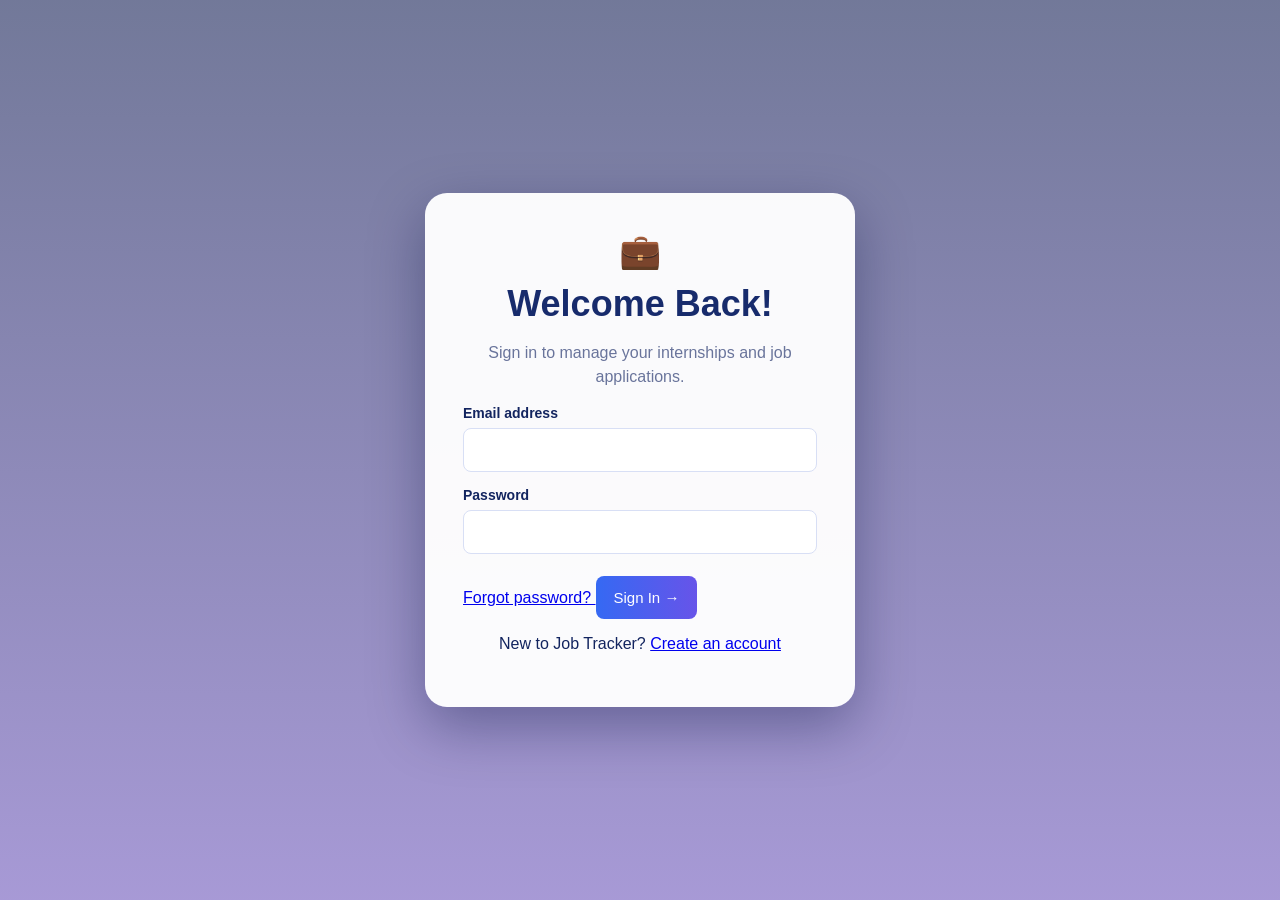
<file: index.html>
<!DOCTYPE html>
<html lang="en">
<head>
  <meta charset="UTF-8">
  <meta name="viewport" content="width=device-width, initial-scale=1.0">
  <title>Sign In | Job Tracker</title>
  <link rel="stylesheet" href="css/style.css">
</head>

<body class="login-page">
  <main class="login-card">
    <div class="login-icon">💼</div>

    <h1>Welcome Back!</h1>
    <p class="login-text">
      Sign in to manage your internships and job applications.
    </p>

    <form id="login-form">
      <label for="email">Email address</label>
      <input
        id="email"
        type="email"
        placeholder=""
        required
      >

      <label for="password">Password</label>
      <input
        id="password"
        type="password"
        placeholder=""
        required
      >

      <a href="forgot-password.html" id="forgot-password" class="forgot-link">
        Forgot password?
      </a>

      <button type="submit">Sign In →</button>
    </form>

    <p class="create-account">
      New to Job Tracker?
      <a href="signup.html" id="create-account">Create an account</a>
    </p>
  </main>

  <script src="js/login.js"></script>
</body>
</html>
</file>
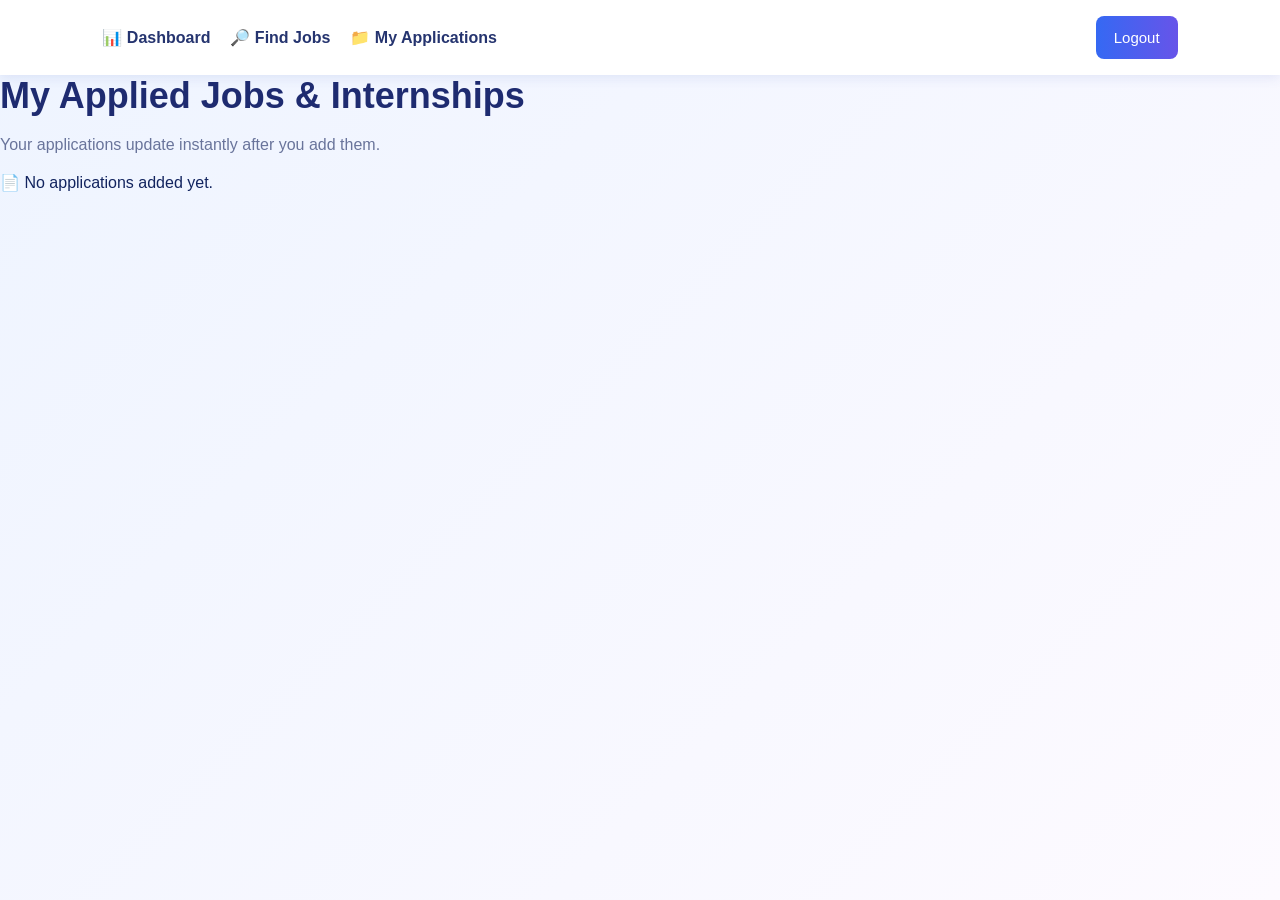
<file: applications.html>
<!DOCTYPE html>
<html lang="en">
<head>
  <meta charset="UTF-8">
  <meta name="viewport" content="width=device-width, initial-scale=1.0">
  <title>My Applications | Job Tracker</title>
  <link rel="stylesheet" href="css/style.css">
</head>

<body>
  <nav class="navbar">
    <a href="tracker.html">📊 Dashboard</a>
    <a href="jobs.html">🔎 Find Jobs</a>
    <a href="applications.html">📁 My Applications</a>
    <button id="logout-button">Logout</button>
  </nav>

  <main class="applications-page">
    <h1>My Applied Jobs & Internships</h1>
    <p class="subtitle">Your applications update instantly after you add them.</p>

    <div id="applications-page-list">
      <p class="empty-message">📄 You have not added any applications yet.</p>
    </div>
  </main>

  <script src="js/app.js"></script>
</body>
</html>
</file>
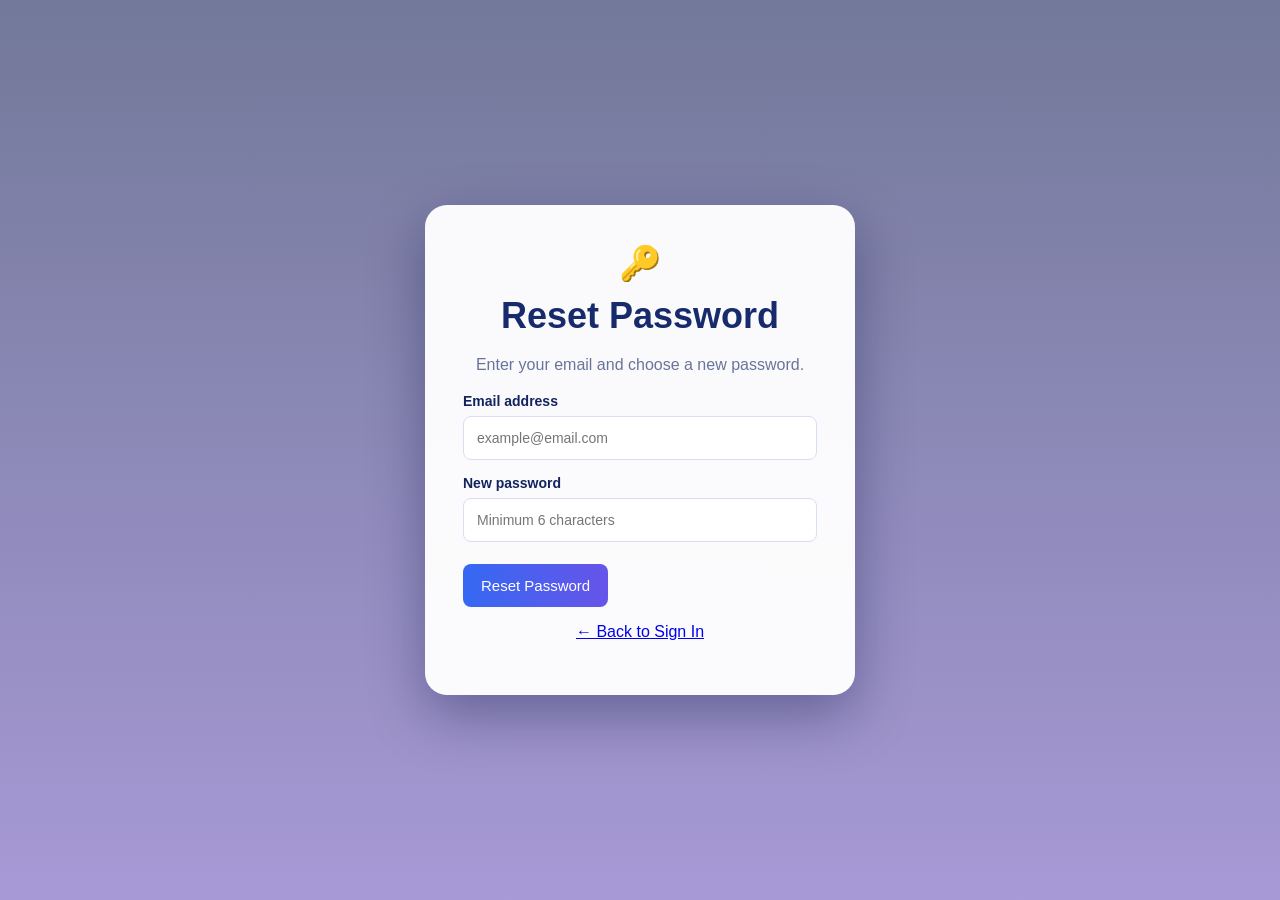
<file: forgot-password.html>
<!DOCTYPE html>
<html lang="en">
<head>
  <meta charset="UTF-8">
  <meta name="viewport" content="width=device-width, initial-scale=1.0">
  <title>Reset Password | Job Tracker</title>
  <link rel="stylesheet" href="css/style.css">
</head>

<body class="login-page">
  <main class="login-card">
    <div class="login-icon">🔑</div>

    <h1>Reset Password</h1>
    <p class="login-text">Enter your email and choose a new password.</p>

    <form id="reset-form">
      <label for="reset-email">Email address</label>
      <input id="reset-email" type="email" placeholder="example@email.com" required>

      <label for="new-password">New password</label>
      <input id="new-password" type="password" placeholder="Minimum 6 characters" required>

      <button type="submit">Reset Password</button>
    </form>

    <p class="create-account">
      <a href="index.html">← Back to Sign In</a>
    </p>
  </main>

  <script src="js/reset-password.js"></script>
</body>
</html>
</file>
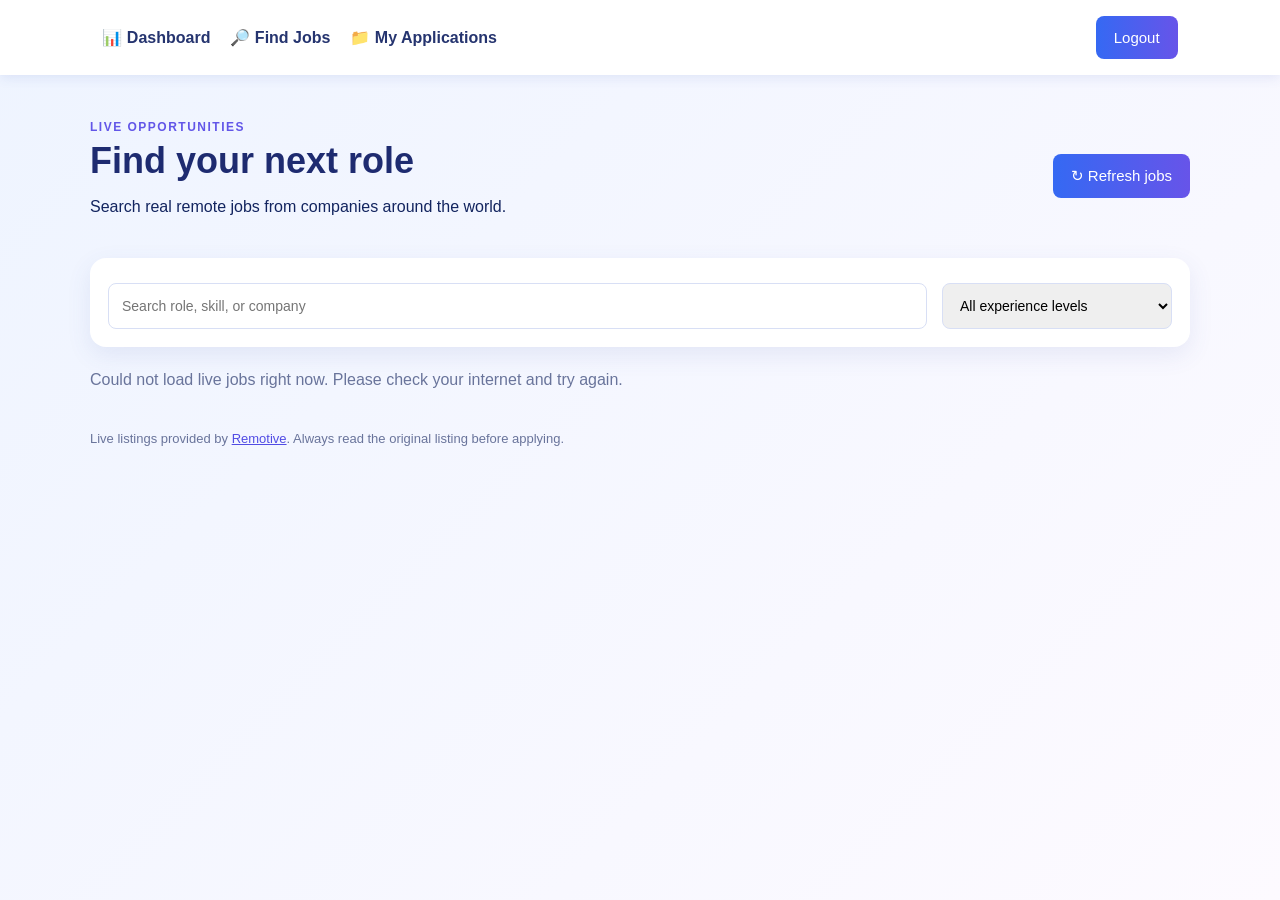
<file: jobs.html>
<!DOCTYPE html>
<html lang="en">
<head>
  <meta charset="UTF-8">
  <meta name="viewport" content="width=device-width, initial-scale=1.0">
  <title>Live Job Opportunities | Job Tracker</title>
  <link rel="stylesheet" href="css/style.css">
</head>

<body>
  <nav class="navbar">
    <a href="tracker.html">📊 Dashboard</a>
    <a href="jobs.html">🔎 Find Jobs</a>
    <a href="applications.html">📁 My Applications</a>
    <button id="logout-button">Logout</button>
  </nav>

  <main class="jobs-page">
    <section class="jobs-heading">
      <div>
        <p class="eyebrow">LIVE OPPORTUNITIES</p>
        <h1>Find your next role</h1>
        <p>Search real remote jobs from companies around the world.</p>
      </div>

      <button id="refresh-jobs" class="refresh-button">↻ Refresh jobs</button>
    </section>

    <section class="job-filters">
      <input id="job-search" type="search" placeholder="Search role, skill, or company">

      <select id="experience-filter">
        <option value="all">All experience levels</option>
        <option value="fresher">Fresher / Entry level</option>
        <option value="experienced">Experienced</option>
      </select>
    </section>

    <p id="job-message" class="job-message">Loading current job opportunities…</p>

    <section id="jobs-list" class="jobs-list"></section>

    <p class="source-note">
      Live listings provided by
      <a href="https://remotive.com/" target="_blank">Remotive</a>.
      Always read the original listing before applying.
    </p>
  </main>

  <script src="js/app.js"></script>
  <script src="js/jobs.js"></script>
</body>
</html>
</file>
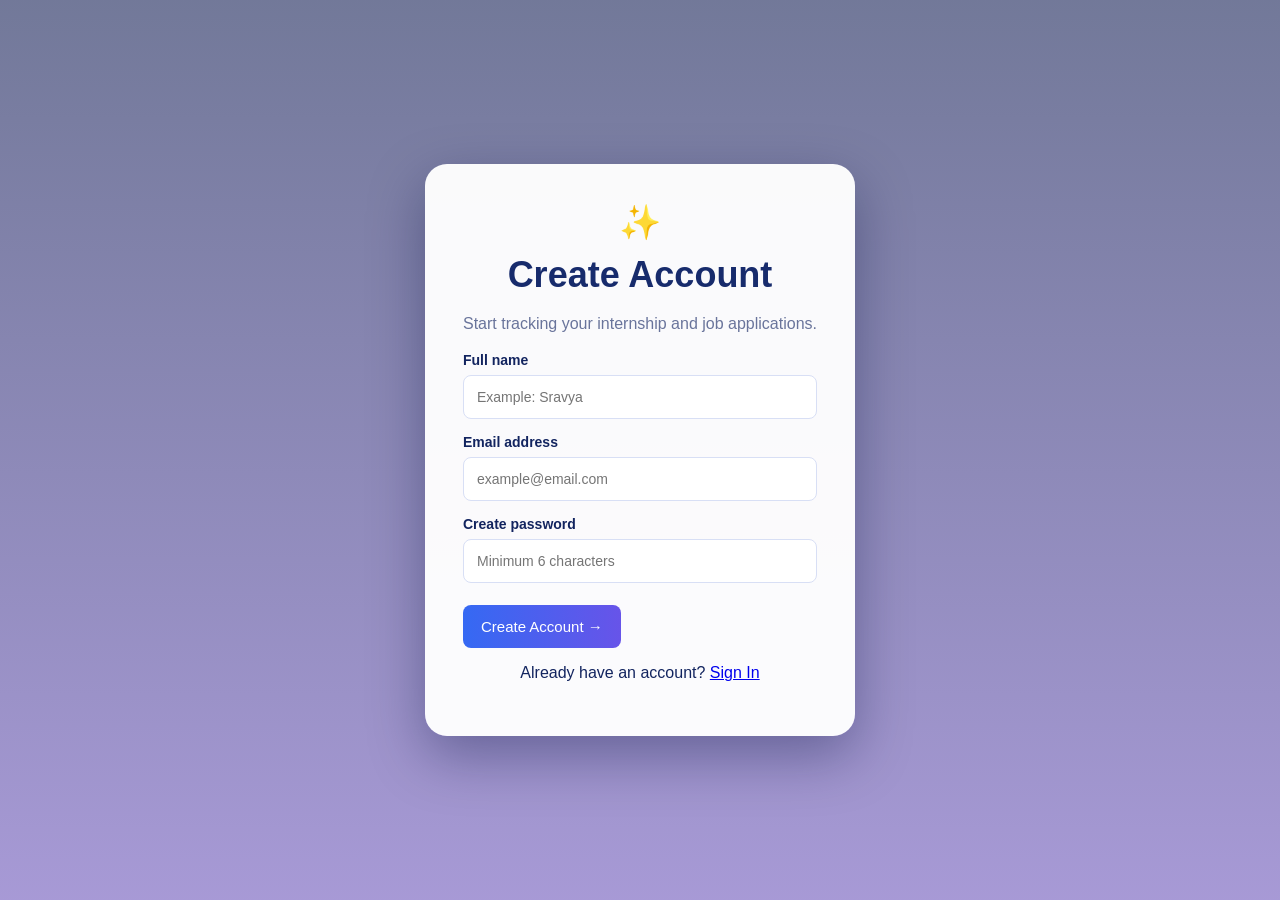
<file: signup.html>
<!DOCTYPE html>
<html lang="en">
<head>
  <meta charset="UTF-8">
  <meta name="viewport" content="width=device-width, initial-scale=1.0">
  <title>Create Account | Job Tracker</title>
  <link rel="stylesheet" href="css/style.css">
</head>

<body class="login-page">
  <main class="login-card">
    <div class="login-icon">✨</div>

    <h1>Create Account</h1>
    <p class="login-text">Start tracking your internship and job applications.</p>

    <form id="signup-form">
      <label for="signup-name">Full name</label>
      <input id="signup-name" type="text" placeholder="Example: Sravya" required>

      <label for="signup-email">Email address</label>
      <input id="signup-email" type="email" placeholder="example@email.com" required>

      <label for="signup-password">Create password</label>
      <input id="signup-password" type="password" placeholder="Minimum 6 characters" required>

      <button type="submit">Create Account →</button>
    </form>

    <p class="create-account">
      Already have an account?
      <a href="index.html">Sign In</a>
    </p>
  </main>

  <script src="js/signup.js"></script>
</body>
</html>
</file>
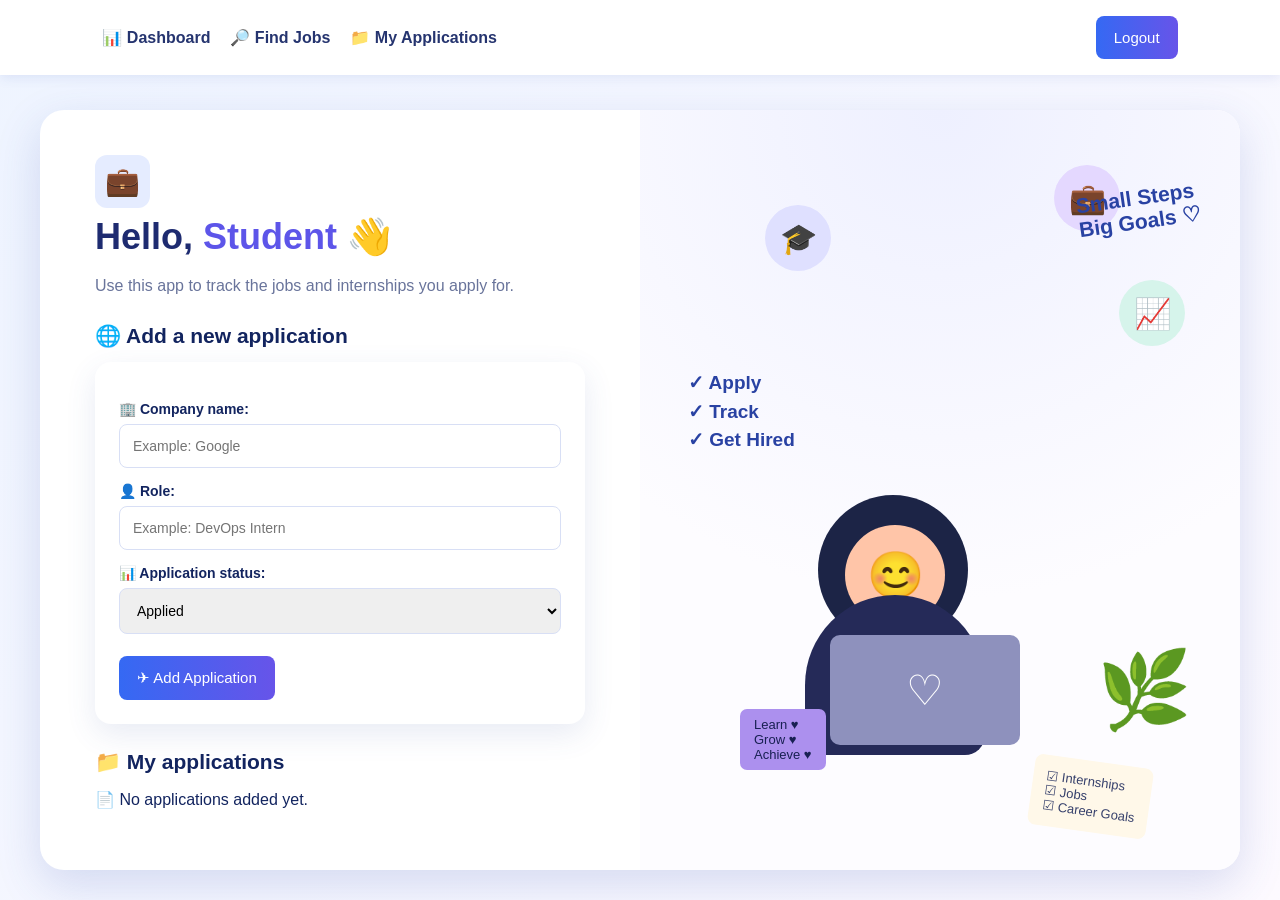
<file: tracker.html>
<!DOCTYPE html>
<html lang="en">
<head>
  <meta charset="UTF-8">
  <meta name="viewport" content="width=device-width, initial-scale=1.0">
  <title>Job Tracker Dashboard</title>
  <link rel="stylesheet" href="css/style.css">
</head>

<body>
  <nav class="navbar">
    <a href="tracker.html">📊 Dashboard</a>
    <a href="jobs.html">🔎 Find Jobs</a>
    <a href="applications.html">📁 My Applications</a>
    <button id="logout-button">Logout</button>
  </nav>

  <main class="tracker-card">
    <section class="left-side">
      <header>
        <p class="logo">💼</p>

        <h1>Hello, <span id="welcome-name">Student</span> 👋</h1>

        <p class="subtitle">
          Use this app to track the jobs and internships you apply for.
        </p>
      </header>

      <h2>🌐 Add a new application</h2>

      <form id="job-form">
        <label for="company">🏢 Company name:</label>
        <input type="text" id="company" placeholder="Example: Google">

        <label for="role">👤 Role:</label>
        <input type="text" id="role" placeholder="Example: DevOps Intern">

        <label for="status">📊 Application status:</label>
        <select id="status">
          <option>Applied</option>
          <option>Interviewing</option>
          <option>Offer received</option>
          <option>Rejected</option>
        </select>

        <button type="submit">✈ Add Application</button>
      </form>

      <h2>📁 My applications</h2>

      <div id="application-list">
        <p class="empty-message">📄 No applications added yet.</p>
      </div>
    </section>

    <aside class="right-side">
      <div class="bubble bubble-one">🎓</div>
      <div class="bubble bubble-two">💼</div>
      <div class="bubble bubble-three">📈</div>

      <p class="quote">Small Steps<br>Big Goals ♡</p>
      <p class="checklist">✓ Apply<br>✓ Track<br>✓ Get Hired</p>

      <div class="illustration">
        <div class="hair"></div>
        <div class="face">😊</div>
        <div class="body"></div>
        <div class="laptop">♡</div>
        <div class="books">Learn ♥<br>Grow ♥<br>Achieve ♥</div>
      </div>

      <div class="plant">🌿</div>
      <div class="notebook">☑ Internships<br>☑ Jobs<br>☑ Career Goals</div>
    </aside>
  </main>

  <script src="js/app.js"></script>
</body>
</html>
</file>
<file: css/style.css>
* {
  box-sizing: border-box;
}

body {
  margin: 0;
  min-height: 100vh;
  font-family: Arial, sans-serif;
  color: #12245f;
  background: linear-gradient(135deg, #eef4ff, #fdfaff);
}

/* Login page */
body.login-page {
  display: grid;
  place-items: center;
  padding: 20px;
  background-image:
    linear-gradient(rgba(20, 31, 85, 0.60), rgba(95, 70, 180, 0.55)),
    url("https://images.unsplash.com/photo-1521737711867-e3b97375f902?auto=format&fit=crop&w=1900&q=85");
  background-position: center;
  background-size: cover;
}

.login-card {
  width: 100%;
  max-width: 430px;
  padding: 38px;
  border-radius: 22px;
  background: rgba(255, 255, 255, 0.96);
  text-align: center;
  box-shadow: 0 20px 55px rgba(4, 12, 60, 0.35);
}

.login-icon {
  font-size: 34px;
}

.login-card h1 {
  margin: 12px 0;
  color: #172b6c;
}

.login-text,
.subtitle {
  color: #69749b;
  line-height: 1.5;
}

.login-card form {
  padding: 0;
  background: transparent;
  box-shadow: none;
  text-align: left;
}

/* Navigation */
.navbar {
  display: flex;
  align-items: center;
  gap: 20px;
  padding: 16px 8%;
  background: white;
  box-shadow: 0 2px 12px rgba(54, 81, 180, 0.12);
}

.navbar a {
  color: #25346f;
  font-weight: bold;
  text-decoration: none;
}

.navbar button {
  margin: 0 0 0 auto;
}

/* Dashboard */
.tracker-card {
  display: grid;
  grid-template-columns: 1fr 1fr;
  max-width: 1200px;
  min-height: 700px;
  margin: 35px auto;
  overflow: hidden;
  border-radius: 24px;
  background: white;
  box-shadow: 0 15px 45px rgba(54, 81, 180, 0.18);
}

.left-side {
  padding: 45px 55px;
}

.logo {
  display: inline-block;
  margin: 0 0 8px;
  padding: 10px;
  border-radius: 12px;
  background: #e5ecff;
  font-size: 28px;
}

h1 {
  margin: 0;
  color: #1e2b70;
  font-size: 36px;
}

h1 span {
  color: #5d55e9;
}

h2 {
  margin: 26px 0 14px;
  font-size: 21px;
}

form {
  padding: 24px;
  border-radius: 16px;
  background: white;
  box-shadow: 0 10px 30px rgba(68, 87, 165, 0.12);
}

label {
  display: block;
  margin-top: 15px;
  font-size: 14px;
  font-weight: bold;
}

input,
select {
  width: 100%;
  margin-top: 7px;
  padding: 13px;
  border: 1px solid #d8dff5;
  border-radius: 8px;
  font-size: 14px;
}

button {
  margin-top: 22px;
  padding: 13px 18px;
  border: none;
  border-radius: 8px;
  background: linear-gradient(90deg, #3569f3, #6754e9);
  color: white;
  font-size: 15px;
  cursor: pointer;
}

.right-side {
  position: relative;
  overflow: hidden;
  min-height: 700px;
  background: radial-gradient(circle at top, #eef0ff, #fdfcff 60%);
}

.bubble {
  position: absolute;
  display: grid;
  width: 66px;
  height: 66px;
  place-items: center;
  border-radius: 50%;
  background: #dfe0ff;
  font-size: 30px;
}

.bubble-one {
  top: 95px;
  left: 125px;
}

.bubble-two {
  top: 55px;
  right: 120px;
  background: #e4d8ff;
}

.bubble-three {
  top: 170px;
  right: 55px;
  background: #d6f4eb;
}

.quote {
  position: absolute;
  top: 55px;
  right: 40px;
  color: #2942a3;
  font-size: 21px;
  font-weight: bold;
  transform: rotate(-8deg);
}

.checklist {
  position: absolute;
  top: 240px;
  left: 48px;
  color: #2942a3;
  font-size: 19px;
  font-weight: bold;
  line-height: 1.5;
}

.illustration {
  position: absolute;
  bottom: 90px;
  left: 100px;
  width: 300px;
  height: 310px;
}

.hair {
  position: absolute;
  top: 25px;
  left: 78px;
  width: 150px;
  height: 150px;
  border-radius: 50%;
  background: #1c2446;
}

.face {
  position: absolute;
  top: 55px;
  left: 105px;
  display: grid;
  width: 100px;
  height: 100px;
  place-items: center;
  border-radius: 50%;
  background: #ffc5a8;
  font-size: 46px;
}

.body {
  position: absolute;
  bottom: 25px;
  left: 65px;
  width: 180px;
  height: 160px;
  border-radius: 90px 90px 20px 20px;
  background: #252a58;
}

.laptop {
  position: absolute;
  right: 20px;
  bottom: 35px;
  display: grid;
  width: 190px;
  height: 110px;
  place-items: center;
  border-radius: 10px;
  background: #8e91bd;
  color: white;
  font-size: 42px;
}

.books {
  position: absolute;
  bottom: 10px;
  left: 0;
  padding: 8px 14px;
  border-radius: 7px;
  background: #ac90ee;
  color: #182052;
  font-size: 13px;
}

.plant {
  position: absolute;
  right: 48px;
  bottom: 135px;
  font-size: 76px;
}

.notebook {
  position: absolute;
  right: 90px;
  bottom: 38px;
  padding: 13px;
  border-radius: 8px;
  background: #fff8e9;
  color: #37416c;
  font-size: 13px;
  transform: rotate(8deg);
}

@media (max-width: 800px) {
  .tracker-card {
    grid-template-columns: 1fr;
  }

  .right-side {
    min-height: 500px;
  }

  .left-side {
    padding: 35px 25px;
  }
}
/* Live jobs page */
.jobs-page {
  max-width: 1150px;
  margin: 45px auto;
  padding: 0 25px 50px;
}

.jobs-heading {
  display: flex;
  align-items: center;
  justify-content: space-between;
  gap: 25px;
  margin-bottom: 26px;
}

.jobs-heading h1 {
  margin: 6px 0;
}

.eyebrow {
  margin: 0;
  color: #6256e8;
  font-size: 12px;
  font-weight: bold;
  letter-spacing: 1.5px;
}

.refresh-button {
  margin: 0;
  white-space: nowrap;
}

.job-filters {
  display: grid;
  grid-template-columns: 1fr 230px;
  gap: 15px;
  padding: 18px;
  border-radius: 16px;
  background: white;
  box-shadow: 0 8px 25px rgba(68, 87, 165, 0.1);
}

.job-message {
  color: #69749b;
  margin: 24px 0 14px;
}

.jobs-list {
  display: grid;
  grid-template-columns: repeat(auto-fit, minmax(310px, 1fr));
  gap: 18px;
}

.job-card {
  padding: 22px;
  border-radius: 16px;
  background: white;
  box-shadow: 0 8px 25px rgba(68, 87, 165, 0.1);
}

.job-card-top {
  display: flex;
  justify-content: space-between;
  gap: 12px;
}

.company-name {
  margin: 0;
  color: #6256e8;
  font-size: 14px;
  font-weight: bold;
}

.job-card h2 {
  margin: 8px 0 14px;
  font-size: 19px;
}

.job-level {
  height: fit-content;
  padding: 6px 9px;
  border-radius: 20px;
  background: #e6f8ef;
  color: #15803d;
  font-size: 12px;
  font-weight: bold;
  text-align: center;
}

.job-details,
.job-date {
  color: #69749b;
  font-size: 14px;
}

.job-actions {
  display: flex;
  gap: 10px;
  align-items: center;
  margin-top: 18px;
}

.track-job {
  margin: 0;
  padding: 10px 12px;
  font-size: 13px;
}

.view-job {
  color: #514ce4;
  font-size: 14px;
  font-weight: bold;
  text-decoration: none;
}

.source-note {
  margin-top: 28px;
  color: #69749b;
  font-size: 13px;
}

.source-note a {
  color: #514ce4;
}

@media (max-width: 650px) {
  .jobs-heading,
  .job-filters {
    grid-template-columns: 1fr;
    display: grid;
  }
}
</file>
